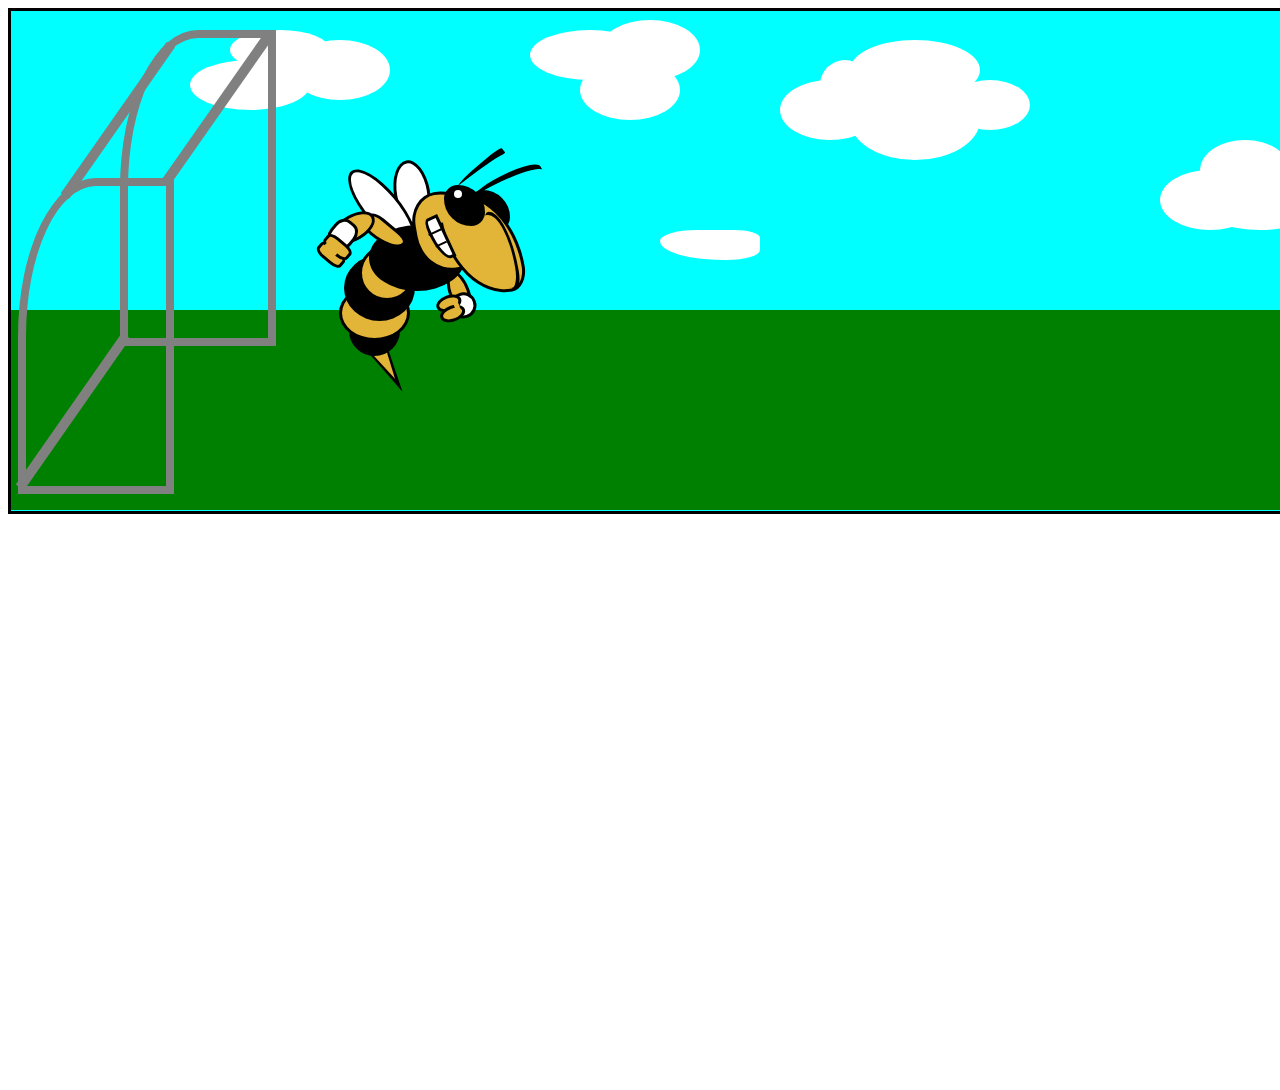
<file: css-art-hai-dao/index.html>
<!doc<!doctype html>
<html>
    <head>
        <title>beekeeper</title>
        <link rel="stylesheet" href="index.css">
    </head>
    <body>
        <div class="container">
            <div class="border-background"></div>
            <div class="image-background1"></div>
            <div class="image-background2"></div>
            <div class="goal">
                <div class="goal-post"></div>
            </div>
            
            <div class="buzz">
                <div class="head">
                    <div class="teeth"></div>      
                </div>
                <div class="nose"></div>
                <div class="head2"></div>                
                <div class="eye1"></div>
                <div class="eye2"></div>
                <div class="antenna1"></div>
                <div class="antenna2"></div>
                <div class="body1"></div>
                <div class="body2"></div>     
                <div class="body3"></div>
                <div class="body4"></div>   
                <div class="body5"></div>
                <div class="tail"></div>   
                <div class="wing1"></div>
                <div class="wing2"></div>   
                <div class="wing3"></div>
                <div class="arm1">
                    <div class="hand1"></div>
                    <div class="handpurify1"></div>
                </div>
                <div class="arm2">
                    <div class="hand2"></div>
                    <div class="handpurify2"></div>
                </div>
                </div>
            </div>
            <div class="bone">
                <div class="bone-connection"></div>
                <div class="bone-end1"></div>
                <div class="bone-end2"></div>
            </div>
            <div class="dawg-head">
                <div class="dawg-shadow"></div>
                <div class="dawg-forehead"></div>
                <div class="dawg-eyebrow1"></div>
                <div class="dawg-eyebrow2"></div>
                <div class="dawg-eye1"></div>
                <div class="dawg-eye2"></div>
                <div class="dawg-ear1"></div>
                <div class="dawg-ear2"></div>
                <div class="dawg-face1"></div>
                <div class="dawg-nose"></div>
                <div class="dawg-nosebridge"></div>
                <div class="dawg-face2"></div>
                <div class="dawg-mouth"></div>
                <div class="dawg-teeth"></div>
                <div class="dawg-collar"></div>
                <div class="dawg-collar-text-background"></div>
                <label class="dawg-collar-text">G</label>
                <div class="dawg-spike1"></div>
                <div class="dawg-spike2"></div>
                <div class="dawg-spike3"></div>
            </div>
            <div class="dawg-bottom">
                <div class="dawg-body"></div>
                <div class="dawg-leg1"></div>
                <div class="dawg-leg2"></div>
                <div class="dawg-shirt"></div>
                <label class="dawg-shirt-text">G</label>
            </div>
            <div class="cloud"></div>
            <div class="cloud2"></div>
            <div class="cloud3"></div> 
            <div class="cloud4"></div>   
            <div class="cloud5"></div>         
            <div class="cloud6"></div>             
        </div>
        <div>
        </div>
    </body>
</html>
</file>
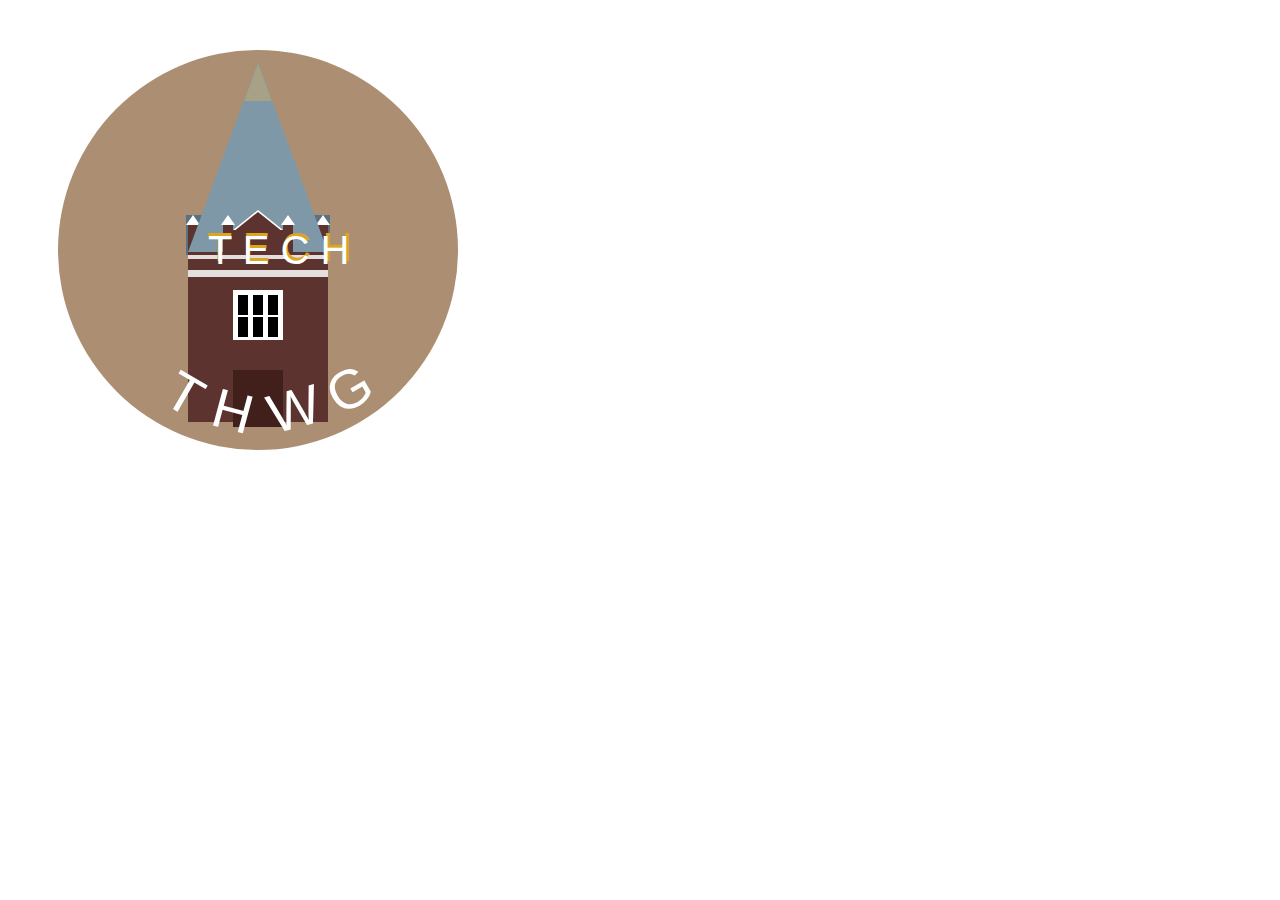
<file: css-art-jinwoo-park/index.html>
<html>
    <head>
        <title>tech-tower</title>
        <link rel="stylesheet" href="index.css">
    </head>
    <body>
        <div class="art-position">
            <div class="back-rect"></div>
            <div class="mini-towers" style="margin-left: 130"></div>
            <div class="mini-towers" style="margin-left: 260"></div>
            <div class="mini-cones" style="margin-left: 128"></div>
            <div class="mini-cones" style="margin-left: 258"></div>
            <div class="dark-window"></div>
            <label class="text-white">T E C H</label>
            <label class="text-yellow">T E C H</label>
            <div class="cone"></div>
            <div class="base"></div>
            <div class="tip"></div>
            <div class="mini-towers" style="margin-left: 165"></div>
            <div class="mini-towers" style="margin-left: 225"></div>
            <div class="mini-cones" style="margin-left: 163"></div>
            <div class="mini-cones" style="margin-left: 223"></div>
            <div class="red-rect"></div>
            <div class="white-tri"></div>
            <div class="red-tri"></div>
            <div class="window"></div>
            <div class="window2"></div>
            <div class="window3"></div>
            <div class="black" style="top: 295; margin-left: 210"></div>
            <div class="black" style="top: 295; margin-left: 195"></div>
            <div class="black" style="top: 295; margin-left: 180"></div>
            <div class="black" style="top: 317; margin-left: 210"></div>
            <div class="black" style="top: 317; margin-left: 195"></div>
            <div class="black" style="top: 317; margin-left: 180"></div>
            <div style="text-align: center;
                font-size: 55px; color: white; font-family: Impact, Haettenschweiler, 'Arial Narrow Bold', sans-serif;">
                <label class="t">T</label>
                <label class="h">H</label>
                <label class="w">W</label>
                <label class="g">G</label>
            </div>
        </div>
        <div class="background"></div>
    </body>
</html>
</file>
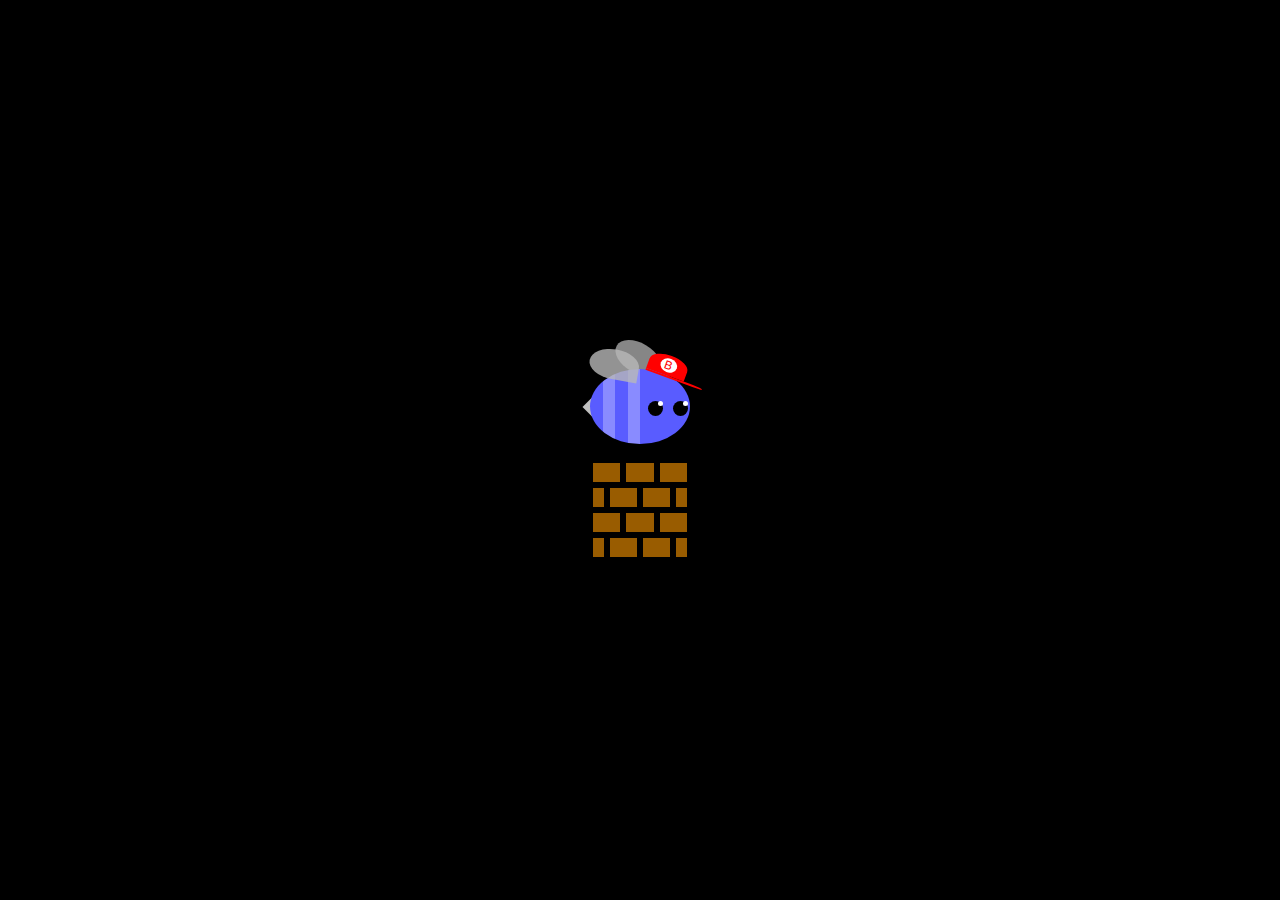
<file: css-art-talia-tian-internal/index.html>
<!DOCTYPE html>>
<html lang="en">
    <head>
        <meta charset="utf-8">
        <title>Beedellio</title>
        <link rel="stylesheet" href="./index.css">
    </head>
    <body>
        <div class="beedell-wrapper">
            <div class="hat">
                <div class="hat-top">
                    <div class="hat-insig">
                        <div class="hat-insig-text">B</div>
                    </div>
                </div>
                <div class="hat-brim"></div>
            </div>
            <div class="stinger"></div>
            <div class="beedell">
                <div class="beedell-stripes">
                    <div></div>
                    <div></div>
                    <div></div>
                    <div></div>
                </div>
                <div class="beedell-face">
                    <div class="beedell-eye">
                        <div class="eyeball">
                            <div class="shine"></div>
                        </div>
                    </div>
                    <div class="beedell-eye">
                        <div class="eyeball">
                            <div class="shine"></div>
                        </div>
                    </div>
                </div>
            </div>
            <div class="wing-1"></div>
            <div class="wing-2"></div>
        </div>
        
        <div id="coin">
            <div class="coin-indent"></div>
        </div>
        <div class="block">
            <div class="block-grid-1">
                <div></div>
                <div></div>
                <div></div>
            </div>
            <div class="block-grid-2">
                <div></div>
                <div></div>
                <div></div>
                <div></div>
            </div>
            <div class="block-grid-1">
                <div></div>
                <div></div>
                <div></div>
            </div>
            <div class="block-grid-2">
                <div></div>
                <div></div>
                <div></div>
                <div></div>
            </div>
        </div>
    </body>
</html>
</file>
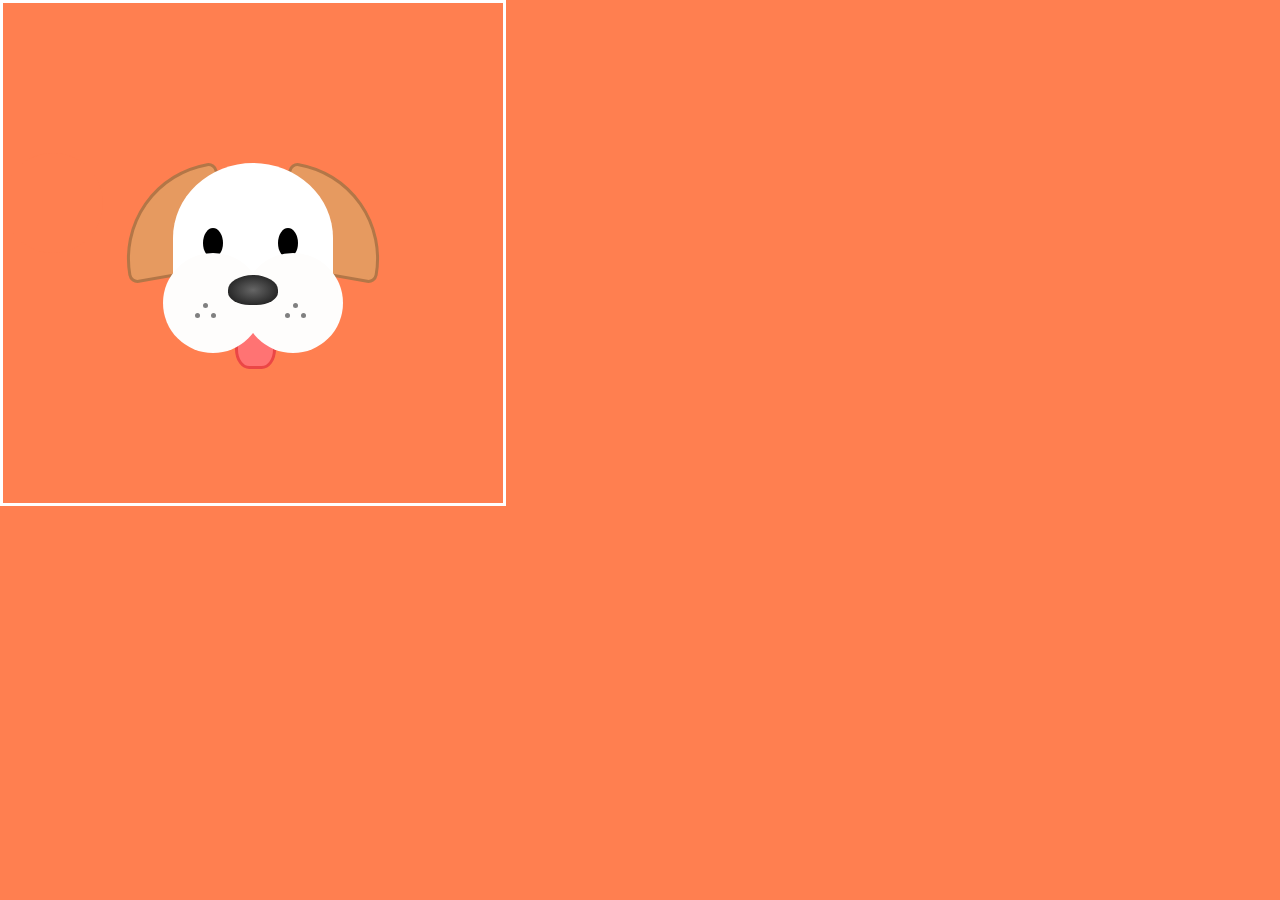
<file: sample-css-dog/index.html>
<!doctype html>
<html>
    <head>
        <title>emoji-dog</title>
        <link rel="stylesheet" href="index.css">
    </head>
    <body>
        <div class="container">
            <div class="dog">
                <div class="head"></div>
                <div class="ear1"></div>
                <div class="ear2"></div>
                <div class="cheek">
                    <div class="freckles">
                    </div>
                </div>
                <div class="tongue">
                </div>
            </div>
        </div>
    </body>
</html>
</file>
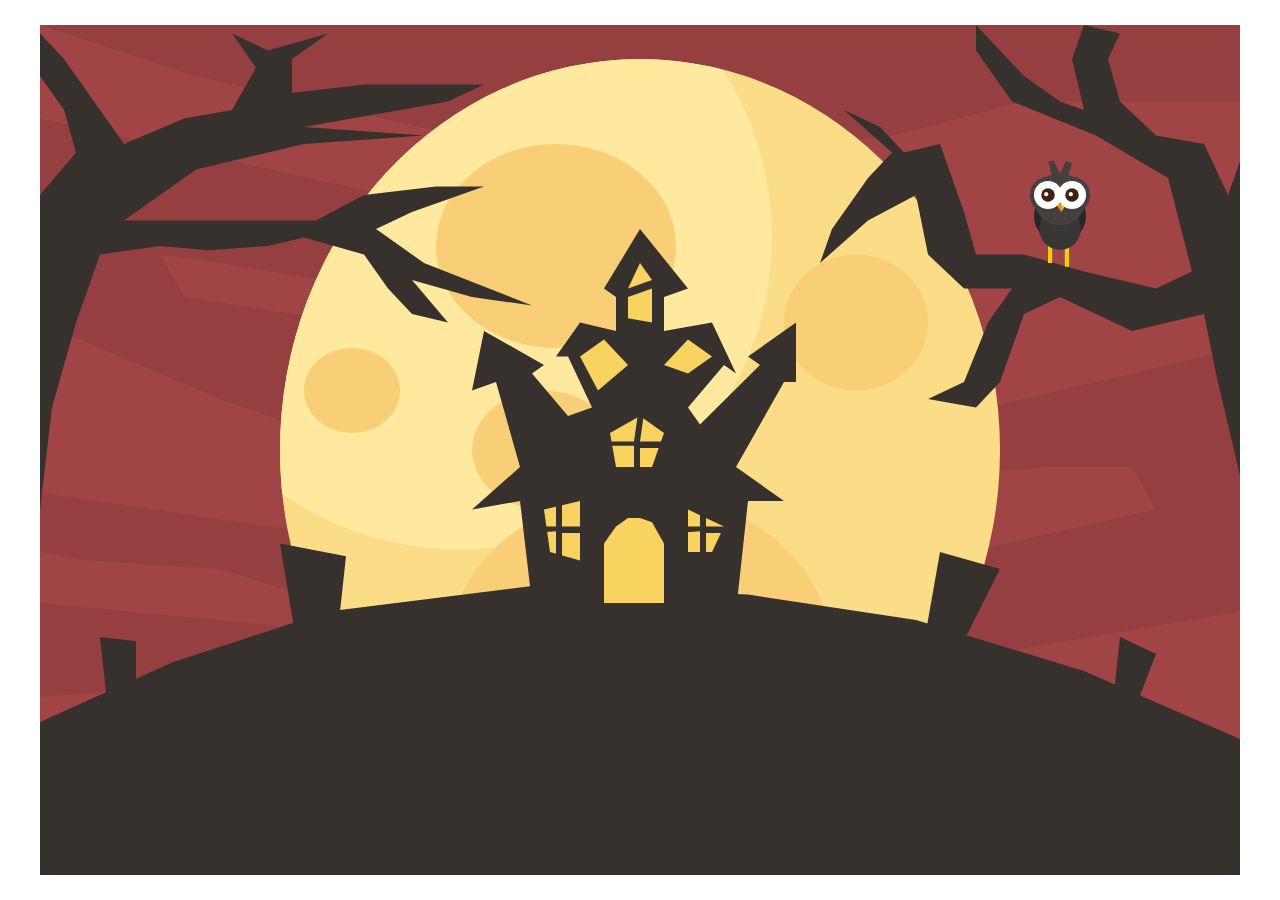
<file: halloween-flat-vector-art/halloween.html>
<!DOCTYPE html>
<html>
<head>
    <meta charset="utf-8">
    <meta name="viewport" content="width=device-width, initial-scale=1">
    <title>Halloween Flat Vector Art | Malik Naik</title>
    <link rel="stylesheet" type="text/css" href="main.css">
    <link rel="stylesheet" type="text/css" href="owl-clip-path.css">
</head>
<body>
<div class="container-fluid">
    <div class="container">
        <div class="left-tree"></div>
        <div class="right-tree"></div>
        <div class="castle"></div>

        <div class="frames">
            <div class="frame-layer frame-1"></div>
            <div class="frame-layer frame-2"></div>
            <div class="frame-layer frame-3"></div>
        </div>
        <div class="windows">
            <div class="window-1"></div>
            <div class="window-2"></div>
            <div class="window-3"></div>
            <div class="window-4"></div>
            <div class="window-5"></div>
            <div class="window-6"></div>
            <div class="window-7"></div>
            <div class="door"></div>
        </div>

        <div class="ground"></div>

        <div class="moon">
            <div class="moon-layer moon-layer-special"></div>
            <div class="moon-layer moon-layer-1"></div>
            <div class="moon-layer moon-layer-2"></div>
            <div class="moon-layer moon-layer-3"></div>
            <div class="moon-layer moon-layer-4"></div>
            <div class="moon-layer moon-layer-5"></div>
        </div>

        <div class="sky">
            <div class="sky-layer sky-layer-1"></div>
            <div class="sky-layer sky-layer-2"></div>
        </div>

        <div class="tombstones">
            <div class="tombstone-layer tombstone-layer-1"></div>
            <div class="tombstone-layer tombstone-layer-2"></div>
            <div class="tombstone-layer tombstone-layer-3"></div>
            <div class="tombstone-layer tombstone-layer-4"></div>
        </div>

        <div class="owl">
            <div class="head"></div>
            <div class="body"></div>
            <div class="body-1"></div>

            <div class="eye-left-socket"></div>
            <div class="eye-right-socket"></div>

            <div class="eye-left-sclera"></div>
            <div class="eye-right-sclera"></div>

            <div class="eye-left-cornea"></div>
            <div class="eye-right-cornea"></div>

            <div class="eye-left-eye-reflection"></div>
            <div class="eye-right-eye-reflection"></div>

            <div class="left-nose"></div>
            <div class="right-nose"></div>

            <div class="left-leg"></div>
            <div class="right-leg"></div>

            <div class="hair"></div>
        </div>
    </div>
</div>
</body>
</html>
</file>
<file: css-art-hai-dao/index.css>
.border-background {
    position: absolute;
    top: 0px;
    left: 1720px;
    height: 550px;
    width: 3000px;
    background: white;
    z-index: 1500;
}

.image-background1 {
    height: 500px;
    width: 1700px;
    background: cyan;
}

.image-background2 {
    position: absolute;
    height: 200px;
    width: 1700px;
    top: 310px;
    background: green;
}

.container {
    height: 500px;
    width: 1700px;
    border: 3px solid black;
}

.goal {
    position: absolute;
    top: 30px;
    left: 120px;
    z-index: 60;
    height: 300px;
    width: 140px;
    background: transparent;
    border-radius: 50% 0% 0% 0%;
    border: 8px solid gray;    
}

.goal::before {

    content: "";
    display: block;
    height: 300px;
    width: 140px;
    transform: translate(-110px, 140px);
    background: transparent;
    border-radius: 50% 0% 0% 0%;
    border: 8px solid gray;      
}

.goal::after {
    content: "";
    display: block;
    height: 185px;
    width: 10px;
    transform: translate(-60px, -35px) rotate(35deg);
    background: gray;
}

.goal-post {
    position: absolute;
    top: -20px;
    left: 85px; 
    height: 180px;
    width: 10px;
    transform: rotate(35deg);
    background: gray;    
}

.goal-post::before {
    content: "";
    display: block;
    height: 185px;
    width: 10px;
    transform: translate(-75px, 65px);
    background: gray;    
}

.buzz {
    position: absolute;
    height: 280px;
    width: 220px;
    top: 110px;  
    left: 350px; 
    transform: scaleX(-1) rotateZ(0deg);
    z-index: 100;
    animation-name: buzz-kick, buzz-move, buzz-spin, buzz-finale;
    animation-duration: 8s, 2s, 2s, 9s;
    animation-delay: 0s, 8s, 12s, 28s;
    animation-timing-function: linear, linear, linear, linear;
    animation-iteration-count: 1, 2, 3, 1;
}

.head {
    position: absolute;
    top: 80px;
    left: 50px;
    z-index: 800;
    height: 100px;
    width: 70px;
    background: #e2b438;
    border-radius: 250% 70% 250% 70%;
    transform: rotate(10deg);
    border: 3px solid black;
}

.head::before {
    content: "";
    display: block;
    background: #e2b438;
    transform: translate(50px, -2px);
    width: 40px;
    height: 25px;
    border-radius: 50%;
}

.head2 {
    position: absolute;
    top: 80px;
    left: 85px;
    z-index: 700;
    height: 75px;
    width: 65px;
    background: #e2b438;
    border-radius: 250% 150% 200% 100%;
    transform: rotate(10deg);
    border: 3px solid black;
}

.eye1 {
    position: absolute;
    top: 80px;
    left: 60px;
    z-index: 700;
    height: 35px;
    width: 35px;
    background: black;
    border-radius: 200% 100% 100% 100%;
    border: 3px solid black;
}

.eye2 {
    position: absolute;
    top: 75px;
    left: 85px;
    z-index: 900;
    height: 35px;
    width: 35px;
    background: black;
    border-radius: 200% 100% 200% 100%;
    border: 3px solid black;
}

.eye2::before {
    content: "";
    display: block;
    background: white;
    transform: translate(20px, 2px);
    width: 8px;
    height: 8px;
    border-radius: 50%;
}

.nose {
    position: absolute;
    top: 100px;
    left: 55px;
    z-index: 800;
    height: 75px;
    width: 20px;
    background: black;
    border-radius: 250% 70% 250% 70%;
    transform: rotate(10deg);
    border: 3px solid black;
}

.nose::after {
    content: "";
    display: block;
    height: 76px;
    width: 25px;
    background: #e2b438;
    border-radius: 200% 0% 200% 70%;
}

.teeth {
    position: relative;
    top: -10px;
    left: 68px;
    z-index: 800;
    height: 40px;
    width: 10px;
    background: white;
    border-radius: 0% 75% 175% 0%;
    transform: rotate(15deg);
    border: 3px solid black;
}


.teeth::before {
    content: "";
    display: block;
    height: 15px;
    width: 2px;
    transform: rotate(90deg) translate(5px, -5px);
    background: black;
}

.teeth::after {
    content: "";
    display: block;
    height: 12px;
    width: 2px;
    transform: rotate(90deg) translate(5px, -5px);
    background: black;
}

.antenna1 {
    position: absolute;
    top: 65px;
    left: 25px;
    z-index: 600;
    height: 20px;
    width: 80px;
    background: black;
    border-radius: 150% 100% 50% 0%;
   transform: rotate(30deg);
}

.antenna1::before {
    content: "";
    display: block;
    transform: translate(-2px, 4px);
    height: 17px;
    width: 85px;
    background: cyan;
    border-radius: 100% 20% 50% 0%;
}

.antenna2 {
    position: absolute;
    top: 55px;
    left: 60px;
    z-index: 600;
    height: 8px;
    width: 60px;
    background: black;
    border-radius: 150% 250% 250% 50%;
    transform: rotate(40deg);
}

.antenna2::before {
    content: "";
    display: block;
    transform: translate(-1px, 3px) rotate(-1deg);
    height: 7px;
    width: 85px;
    background: cyan;
    border-radius: 100% 20% 0% 0%;
}

.body1 {
    position: absolute;
    top: 115px;
    left: 105px;
    z-index: 600;
    height: 60px;
    width: 90px;
    background: black;
    border-radius: 50%;
    border: 3px solid black;    
}

.body2 {
    position: absolute;
    top: 135px;
    left: 155px;
    z-index: 590;
    height: 50px;
    width: 50px;
    background: #e2b438;
    border-radius: 50%;
    border: 3px solid black;    
}

.body3 {
    position: absolute;
    top: 145px;
    left: 155px;
    z-index: 580;
    height: 60px;
    width: 65px;
    background: black;
    border-radius: 50%;
    border: 3px solid black;    
}

.body4 {
    position: absolute;
    top: 175px;
    left: 160px;
    z-index: 570;
    height: 50px;
    width: 65px;
    background: #e2b438;
    border-radius: 50%;
    border: 3px solid black;    
}

.body5 {
    position: absolute;
    top: 195px;
    left: 170px;
    z-index: 560;
    height: 45px;
    width: 45px;
    background: black;
    border-radius: 50%;
    border: 3px solid black;    
}

.tail {
    position: absolute;
    top: 235px;
    left: 170px;
    z-index: 550;
    height: 0px;
    width: 0px;
    border-left: 10px solid transparent;
    border-right: 10px solid transparent;
    border-top: 50px solid black;
    transform: rotate(30deg);
}

.tail::before {
    content: "";
    display: block;
    height: 0px;
    width: 0px;
    border-left: 8px solid transparent;
    border-right: 8px solid transparent;
    border-top: 35px solid #e2b438;
    transform: translate(-8px, -50px);
}

.wing1 {
    position: absolute;
    top: 50px;
    left: 140px;
    z-index: 500;
    height: 60px;
    width: 30px;
    background: white;
    border-radius: 50%;
    transform: rotate(10deg);
    border: 3px solid black;    
}

.wing2 {
    position: absolute;
    top: 50px;
    left: 170px;
    z-index: 510;
    height: 90px;
    width: 30px;
    background: white;
    border-radius: 50%;
    transform: rotate(40deg);
    border: 3px solid black;    
}

.arm1 {
    position: absolute;
    top: 160px;
    left: 100px;
    z-index: 500;
    height: 40px;
    width: 15px;
    background: #e2b438;
    border-radius: 50%;
    transform: rotate(20deg);
    border: 3px solid black;     
}

.hand1 {
    position: relative;
    top: 20px;
    left: -05px;
    z-index: 510;
    height: 20px;
    width: 20px;
    background: white;
    border-radius: 50%;
    border: 3px solid black;       
}

.hand1::before {
    content: "";
    display: block;
    transform: translate(10px, -5px);
    height: 10px;
    width: 20px;
    background: #e2b438;
    border-radius: 50%;
    border: 3px solid black;      
}

.hand1::after {
    content: "";
    display: block;
    transform: translate(10px, -10px);
    height: 10px;
    width: 20px;
    background: #e2b438;
    border-radius: 50%;
    border: 3px solid black;      
}

.handpurify1 {
    position: relative;'
    transform: rotate(90deg);
    top: 0px;
    left: 12px;
    z-index: 510;
    height: 10px;
    width: 5px;
    background: #e2b438;
    border-radius: 40%;
}

.arm2 {
    position: absolute;
    top: 100px;
    left: 175px;
    z-index: 700;
    height: 40px;
    width: 15px;
    background: #e2b438;
    border-radius: 50% 50% 125% 50%;
    transform: rotate(50deg);
    border: 3px solid black;     
}

.arm2::before {
    content: "";
    display: block;
    transform: translate(0px, -20px) rotate(-20deg);
    height: 20px;
    width: 40px;
    background: #e2b438;
    border-radius: 50%;
    border: 3px solid black; 
}

.hand2 {
    position: relative;'
    transform: rotate(-10deg);
    top: -50px;
    left: 20px;
    z-index: 510;
    height: 20px;
    width: 25px;
    background: white;
    border-radius: 40%;
    border: 3px solid black;        
}

.hand2::before {
    content: "";
    display: block;
    transform: translate(20px, 6px) rotate(90deg);
    height: 10px;
    width: 25px;
    background: #e2b438;
    border-radius: 35%;
    border: 3px solid black;      
}

.hand2::after {
    content: "";
    display: block;
    transform: translate(10px, -10px) rotate(90deg);
    height: 10px;
    width: 25px;
    background: #e2b438;
    border-radius: 35%;
    border: 3px solid black;      
}

.handpurify2 {
    position: relative;'
    transform: rotate(90deg);
    top: -70px;
    left: 50px;
    z-index: 510;
    height: 15px;
    width: 10px;
    background: #e2b438;
    border-radius: 40%;
}

.bone { 
    position: absolute;
    height: 830px;
    width: 2250px;
    top: -450px;
    left: 150px;
    transform: rotateZ(90deg);
    z-index: 100;
    animation-name: bone-throw, bone-throw1, bone-throw2, bone-throw, bone-drop, bone-finale;
    animation-duration: 8s, 2s, 1s, 4s, 7s, 9s;
    animation-delay: 0s, 12s, 14s, 15s, 21s, 28s;
    animation-timing-function: linear, linear, linear, linear, linear, linear;
    animation-iteration-count: 1, 1, 1, 1, 1, 1;
}

.bone-end1 {
    position: absolute;
    top: 350px;
    left: 1100px;
    height: 20px;
    width: 20px;
    border-radius: 50%;
    background: white;
    border: 5px solid black;
    z-index: 0;
}

.bone-end1::before {
    content: "";
    display: block;
    transform: translate(15px, -5px);    
    height: 20px;
    width: 20px;
    border-radius: 50%;
    background: white;
    border: 5px solid black;    
}

.bone-end2 {
    position: absolute;
    top: 450px;
    left: 1100px;
    height: 20px;
    width: 20px;
    border-radius: 50%;
    background: white;
    border: 5px solid black;
    z-index: 0;
}

.bone-end2::before {
    content: "";
    display: block;
    transform: translate(15px, -5px);    
    height: 20px;
    width: 20px;
    border-radius: 50%;
    background: white;
    border: 5px solid black; 
    z-index: 0;
}

.bone-end2::after {
    content: "";
    display: block;
    transform: translate(13px, -125px);    
    height: 110px;
    width: 10px;
    background: white;
    z-index: 0;
}

.bone-connection {
    position: absolute;
    top: 365px;
    left: 1112px;
    height: 80px;
    width: 15px;
    background: white;
    border: 5px solid black;   
    z-index: 0;
}

.dawg-shadow {
    position: absolute;
    top: 320px;
    left: 40px;
    height: 150px;
    width: 180px;
    background: black;
    border-radius: 50%;
    z-index: 100;    
}

.dawg-shadow::before {
    content: "";
    display: block;
    height: 40px;
    width: 90px;
    transform: translate(10px, -30px) rotate(-30deg);
    background: black;
    border-radius: 50%;
    z-index: 100;    
}

.dawg-shadow::after {
    content: "";
    display: block;
    height: 40px;
    width: 90px;
    transform: translate(75px, -70px) rotate(30deg);
    background: black;
    border-radius: 50%;
    z-index: 100;    
}

.dawg-forehead {
    position: absolute;
    top: 290px;
    left: 85px;
    height: 30px;
    width: 40px;
    transform: rotate(30deg);
    background: white;
    border-radius: 50%;
    border: 5px solid black;
    z-index: 100;    
}

.dawg-forehead::before {
    content: "";
    display: block;
    height: 30px;
    width: 40px;
    transform: translate(30px, -25px) rotate(120deg);
    background: white;
    border-radius: 50%;
    border: 5px solid black;
    z-index: 100;    
}

.dawg-eyebrow1 {
    position: absolute;
    top: 305px;
    left: 90px;
    height: 25px;
    width: 30px;
    background: transparent;
    border-radius: 50%;
    border: 5px solid black;
    z-index: 200;    
}

.dawg-eyebrow1::before {
    content: "";
    display: block;
    height: 10px;
    width: 10px;
    transform: translate(-3px, -3px) rotate(-40deg);
    background: white;
    border-radius: 50%;
}

.dawg-eye1 {
    position: absolute;
    top: 315px;
    left: 100px;
    height: 15px;
    width: 25px;
    background: #e32c24;
    border-radius: 50%;
    z-index: 100;    
}

.dawg-eye1::before {
    content: "";
    display: block;
    height: 15px;
    width: 25px;
    transform: translate(5px, 0px);
    background: black;
    border-radius: 50% 0% 100% 200%; 
}

.dawg-eye1::after {
    content: "";
    display: block;
    height: 5px;
    width: 5px;
    transform: translate(8px, -10px);
    background: white;
    border-radius: 50%; 
}

.dawg-eyebrow2 {
    position: absolute;
    top: 305px;
    left: 125px;
    height: 25px;
    width: 30px;
    background: transparent;
    border-radius: 50%;
    border: 5px solid black;
    z-index: 200;    
}

.dawg-eyebrow2::before {
    content: "";
    display: block;
    height: 10px;
    width: 10px;
    transform: translate(25px, 0px) rotate(-40deg);
    background: white;
    border-radius: 50%;
}

.dawg-eye2 {
    position: absolute;
    top: 315px;
    left: 130px;
    height: 15px;
    width: 25px;
    background: #e32c24;
    border-radius: 50%;
    z-index: 100;    
}

.dawg-eye2::before {
    content: "";
    display: block;
    height: 15px;
    width: 25px;
    transform: translate(-5px, 0px);
    background: black;
    border-radius: 50% 0% 200% 100%; 
}

.dawg-eye2::after {
    content: "";
    display: block;
    height: 5px;
    width: 5px;
    transform: translate(8px, -10px);
    background: white;
    border-radius: 50%; 
}

.dawg-ear1 {
    position: absolute;
    top: 285px;
    left: 40px;
    height: 20px;
    width: 60px;
    transform: rotate(-40deg);
    background: black;
    border-radius: 30% 100% 0% 50%;
    z-index: 200;       
}

.dawg-ear1::before {
    content: "";
    display: block;
    height: 10px;
    width: 20px;
    transform: translate(35px, 15px) rotate(80deg);
    background: white;
    border-radius: 30% 100% 0% 50%;
    z-index: 200;       
}

.dawg-ear1::after {
    content: "";
    display: block;
    height: 10px;
    width: 40px;
    transform: translate(05px, -05px);
    background: white;
    border-radius: 50% 50% 0% 100%;
    z-index: 200;       
}

.dawg-ear2 {
    position: absolute;
    top: 285px;
    left: 155px;
    height: 20px;
    width: 60px;
    transform: rotate(30deg);
    background: black;
    border-radius: 30% 100% 0% 50%;
    z-index: 200;       
}

.dawg-ear2::before {
    content: "";
    display: block;
    height: 10px;
    width: 20px;
    transform: translate(0px, 15px) rotate(80deg);
    background: white;
    border-radius: 30% 100% 0% 50%;
    z-index: 200;       
}

.dawg-ear2::after {
    content: "";
    display: block;
    height: 10px;
    width: 50px;
    transform: translate(05px, -05px);
    background: white;
    border-radius: 50% 50% 0% 100%;
    z-index: 200;       
}

.dawg-face1 {
    position: absolute;
    top: 335px;
    left: 75px;
    height: 80px;
    width: 110px;
    transform: ;
    background: white;
    border-radius: 100% 100% 20% 20%;
    z-index: 200;      
}

.dawg-face1::before {
    content: "";
    display: block;
    height: 30px;
    width: 10px;
    transform: translate(-10px, 50px) rotate(-30deg);
    background: white;
    border-radius: 50%;
    z-index: 200;      
}

.dawg-face1::after {
    content: "";
    display: block;
    height: 30px;
    width: 10px;
    transform: translate(110px, 20px) rotate(30deg);
    background: white;
    border-radius: 50%;
    z-index: 200;      
}

.dawg-face2 {
    position: absolute;
    top: 365px;
    left: 95px;
    height: 60px;
    width: 70px;
    transform: ;
    background: black;
    border-radius: 150% 150% 0% 0%;
    z-index: 300;      
}

.dawg-face2::before {
    content: "";
    display: block;
    height: 40px;
    width: 50px;
    transform: translate(10px, 10px);
    background: white;
    border-radius: 35% 35% 0% 0%;
}

.dawg-face2::after {
    content: "";
    display: block;
    height: 0px;
    width: 0px;
    border-left: 25px solid transparent;
    border-right: 25px solid transparent;
    border-top: 15px solid white;
    transform: translate(10px, 8px);
}

.dawg-nose {
    position: absolute;
    top: 345px;
    left: 85px;
    height: 40px;
    width: 90px;
    background: black;
    border-radius: 150% 150% 0% 0%;
    z-index: 200;      
}

.dawg-nose::before {
    content: "";
    display: block;
    height: 40px;
    width: 80px;
    background: white;
    border-radius: 80% 80% 0% 0%;
    transform: translate(5px, 7px);
}

.dawg-nose::after {
    content: "";
    display: block;
    height: 13px;
    width: 25px;
    background: transparent;
    border: 5px solid black;
    border-radius: 150% 150% 0% 0%;
    transform: translate(25px, -48px);
}

.dawg-nosebridge {
    position: absolute;
    top: 345px;
    left: 123px;
    height: 40px;
    width: 8px;
    background: black;
    z-index: 200;      
}

.dawg-nosebridge::before {
    content: "";
    display: block;
    height: 10px;
    width: 10px;
    background: white;
    border-radius: 50%;
    transform: translate(-8px, 8px);
}

.dawg-nosebridge::after {
    content: "";
    display: block;
    height: 10px;
    width: 10px;
    background: white;
    border-radius: 50%;
    transform: translate(7px, -3px);
}

.dawg-mouth {
    position: absolute;
    top: 385px;
    left: 115px;
    height: 20px;
    width: 30px;
    background: black;
    border-radius: 150% 150% 0% 0%;
    z-index: 400;       
}

.dawg-mouth::before {
    content: "";
    display: block;
    height: 20px;
    width: 30px;
    transform: translate(0px, 5px);
    background: white;
    border-radius: 150% 150% 0% 0%;
}

.dawg-teeth {
    position: absolute;
    top: 360px;
    left: 95px;
    height: 25px;
    width: 10px;
    background: white;
    border: 3px solid black;
    border-radius: 0% 100% 0% 100%;
    transform: rotate(20deg);
    z-index: 200;
}

.dawg-teeth::before {
    content: "";
    display: block;
    height: 25px;
    width: 10px;
    background: white;
    border: 3px solid black;
    border-radius: 0% 100% 0% 100%;
    transform: translate(45px, -20px) rotate(10deg);
}

.dawg-collar {
    position: absolute;
    top: 350px;
    left: 50px;
    height: 110px;
    width: 160px;
    background: #e32c24;
    border-radius: 50%;
    z-index: 150;      
}

.dawg-collar::before {
    content: "";
    display: block;
    height: 100px;
    width: 150px;
    background: black;
    border-radius: 50%;
    transform: translate(5px, -5px);
}

.dawg-collar-text-background {
    position: absolute;
    top: 435px;
    left: 100px;
    height: 30px;
    width: 60px;
    background: black;
    border-radius: 50%;
    z-index: 150;      
}

.dawg-collar-text-background::before {
    content: "";
    display: block;
    height: 28px;
    width: 45px;
    background: red;
    border-radius: 50%;
    transform: translate(7px, 0px);    
}

.dawg-collar-text-background::after {
    content: "";
    display: block;
    height: 25px;
    width: 40px;
    background: white;
    border-radius: 50%;
    transform: translate(10px, -27px);    
}

.dawg-collar-text {
    position: absolute;
    top: 412px;
    left: 109px;
    font-family: Oswald, sans-serif;
    font-weight: 800;
    font-size: 50;
    transform: scale(0.9, 0.5);
    color: black;
    z-index: 150;      
    animation-name: text-walk, text-escape, text-pickup;
    animation-duration: 3s, 5s, 7s;
    animation-delay: 0s, 6s, 21s;
    animation-timing-function: linear, linear, linear;
    animation-iteration-count: 2, 1, 1;
}

.dawg-spike1, .dawg-spike2, .dawg-spike3 {
    position: absolute;
    top: 450px;
    left: 115px;
    height: 25px;
    width: 20px;
    background: white;
    border: 3px solid black;
    border-radius: 0% 100% 0% 100%;
    transform: rotate(40deg);
    z-index: 200;
}

.dawg-spike1::before, .dawg-spike1::after, .dawg-spike2::before, .dawg-spike2::after, .dawg-spike3::before, .dawg-spike3::after {
    content: "";
    display: block;
    height: 25px;
    width: 20px;
    background: white;
    border: 3px solid black;
    border-radius: 0% 100% 0% 100%;    
}

.dawg-spike1 {
    transform: translate(-95px, -70px) rotate(-60deg);
}
.dawg-spike1::before {
    transform: translate(-25px, 20px) rotate(-20deg);
}
.dawg-spike1::after {
    transform: translate(-35px, 20px) rotate(-50deg);
}
.dawg-spike2 {
    transform: translate(-35px, 0px) rotate(50deg);    
}
.dawg-spike2::before {
    transform: translate(30px, -25px) rotate(-10deg);    
}
.dawg-spike2::after {
    transform: translate(45px, -90px) rotate(-20deg);    
}
.dawg-spike3 {
    transform: translate(65px, -10px) rotate(10deg);    
}
.dawg-spike3::before {
    transform: translate(15px, -30px) rotate(-30deg);    
}
.dawg-spike3::after {
    transform: translate(15px, -100px) rotate(-60deg);    
}

.dawg-head {
    position: absolute;
    top: 50px;
    left: 1300px;
    transform: scale(0.7,0.7);
    z-index: 50;
    animation-name: dawg-walk, dawg-escape, dawg-idle, dawg-pickup, dawg-head-down, dawg-chase, dawg-idle;
    animation-duration: 3s, 5s, 10s, 7s, 7s, 9s, 3s;
    animation-delay: 0s, 6s, 11s, 21s, 21s, 28s, 37s;
    animation-timing-function: linear, linear, linear, linear, linear, linear, linear;
    animation-iteration-count: 2, 1, 1, 1, 1, 1, 1;
}

.dawg-bottom {
    position: absolute;
    top: 50px;
    left: 1300px;
    transform: scale(0.7,0.7);
    animation-name: dawg-walk, dawg-escape, dawg-idle, dawg-pickup, dawg-chase, dawg-idle;
    animation-duration: 3s, 5s, 10s, 7s, 9s, 3s;
    animation-delay: 0s, 6s, 11s, 21s, 28s, 37s;
    animation-timing-function: linear, linear, linear, linear, linear, linear;
    animation-iteration-count: 2, 1, 1, 1, 1, 1;
}

.dawg-body {
    position: absolute;
    top: 380px;
    left: 50px;
    height: 130px;
    width: 350px;
    background: white;
    border-radius: 50% 50% 30% 30%;
    border: 8px solid black;
    z-index: 45;       
}

.dawg-leg1 {
    position: absolute;
    top: 480px;
    left: 50px;
    height: 120px;
    width: 50px;
    background: white;
    border-radius: 30%;
    border: 8px solid black;
    z-index: 50;       
}

.dawg-leg1::before {
    content: "";
    display: block;
    transform: translate(100px, 0px);
    height: 130px;
    width: 50px;
    background: white;
    border-radius: 30%;
    border: 8px solid black;
}

.dawg-leg1::after {
    content: "";
    display: block;
    transform: translate(0px, -150px) rotate(5deg);
    height: 35px;
    width: 160px;
    background: white;
    border-radius: 30% 30% 0% 50%;
}

.dawg-leg2 {
    position: absolute;
    top: 490px;
    left: 250px;
    height: 90px;
    width: 50px;
    background: white;
    border-radius: 30%;
    border: 8px solid black;
    z-index: 50;         
}

.dawg-leg2::before {
    content: "";
    display: block;
    transform: translate(95px, -15px);
    height: 120px;
    width: 50px;
    background: white;
    border-radius: 30%;
    border: 8px solid black;        
}

.dawg-leg2::after {
    content: "";
    display: block;
    transform: translate(-10px, -166px);
    height: 50px;
    width: 160px;
    border-radius: 30% 30% 50% 0%;
    background: white;
}

.dawg-shirt {
    position: absolute;
    top: 380px;
    left: 50px;
    height: 130px;
    width: 280px;
    background: #e32c24;
    border-radius: 50% 25% 10% 30%;
    border: 8px solid black;
    z-index: 55;     
}

.dawg-shirt::before {
    content: "";
    display: block;
    transform: translate(-5px, -5px);
    height: 90px;
    width: 160px;
    background: white;
    border-radius: 50% 0% 50% 30%;
    border: 8px solid black;
    z-index: 55;     
}

.dawg-shirt-text {
    position: absolute;
    top: 350px;
    left: 220px;
    font-family: Oswald, sans-serif;
    font-weight: 800;
    font-size: 150;
    transform: scale(0.9, 0.5);
    color: black;
    z-index: 150;        
    animation-name: text-walk, text-escape, text-pickup;
    animation-duration: 3s, 5s, 7s;
    animation-delay: 0s, 6s, 21s;
    animation-timing-function: linear, linear, linear;
    animation-iteration-count: 2, 1, 1;
}

.cloud {
    position: absolute;
    top: 40px;
    left: 850px;
    height: 60px;
    width: 130px;
    background: white;
    border-radius: 50%;
    z-index: 30;    
}

.cloud::before {
    content: "";
    display: block;
    transform: translate(-30px, 20px);
    height: 50px;
    width: 50px;
    background: white;
    border-radius: 50%;
}

.cloud::after {
    content: "";
    display: block;
    transform: translate(-70px, -10px);
    height: 60px;
    width: 100px;
    background: white;
    border-radius: 50%;
}

.cloud2 {
    position: absolute;
    top: 80px;
    left: 850px;
    height: 80px;
    width: 130px;
    background: white;
    border-radius: 50%;
    z-index: 30;    
}

.cloud2::before {
    content: "";
    display: block;
    transform: translate(100px, 0px);
    height: 50px;
    width: 80px;
    background: white;
    border-radius: 50%;
}

.cloud2::after {
    content: "";
    display: block;
    transform: translate(310px, 40px);
    height: 60px;
    width: 100px;
    background: white;
    border-radius: 50%;    
}

.cloud3 {
    position: absolute;
    top: 140px;
    left: 1200px;
    height: 60px;
    width: 90px;
    background: white;
    border-radius: 50%;
    z-index: 30;    
}

.cloud3::before {
    content: "";
    display: block;
    transform: translate(0px, 40px);
    height: 50px;
    width: 120px;
    background: white;
    border-radius: 50%;   
}

.cloud3::after {
    content: "";
    display: block;
    transform: translate(-910px, -150px);
    height: 60px;
    width: 100px;
    background: white;
    border-radius: 50%;      
}

.cloud4 {
    position: absolute;
    top: 30px;
    left: 230px;
    height: 40px;
    width: 100px;
    background: white;
    border-radius: 50%;
    z-index: 30;       
}

.cloud4::before {
    content: "";
    display: block;
    transform: translate(-40px, 30px);
    height: 50px;
    width: 120px;
    background: white;
    border-radius: 50%;   
}

.cloud4::after {
    content: "";
    display: block;
    transform: translate(300px, -50px);
    height: 50px;
    width: 120px;
    background: white;
    border-radius: 50%;   
}

.cloud5 {
    position: absolute;
    top: 60px;
    left: 580px;
    height: 60px;
    width: 100px;
    background: white;
    border-radius: 50%;
    z-index: 30;    
}

.cloud5::before {
    content: "";
    display: block;
    transform: translate(20px, -40px);
    height: 60px;
    width: 100px;
    background: white;
    border-radius: 50%;
    z-index: 30;    
}

.cloud5::after {
    content: "";
    display: block;
    transform: translate(80px, 110px);
    height: 30px;
    width: 100px;
    background: white;
    border-radius: 50% 35% 45% 85%;
    z-index: 30;    
}

.cloud6 {
    position: absolute;
    top: 100px;
    left: 1430px;
    height: 60px;
    width: 100px;
    background: white;
    border-radius: 50%;
    z-index: 30;    
}

.cloud6::before {
    content: "";
    display: block;
    transform: translate(20px, -40px);
    height: 60px;
    width: 100px;
    background: white;
    border-radius: 50%;
    z-index: 30;    
}

.cloud6::after {
    content: "";
    display: block;
    transform: translate(60px, -80px) rotate(-20deg);
    height: 80px;
    width: 140px;
    background: white;
    border-radius: 50%;
    z-index: 30;    
}
@keyframes buzz-move {
    0% {
        top: 110px;  
        left: 350px; 
        transform: scaleX(-1); 
    }
    40% {
        top: 110px;  
        left: 1500px; 
        transform: scaleX(-1);
    }
    50% {
        top: 110px;  
        left: 1450px; 
        transform: scaleX(1);       
    }
    90% {
        top: 110px;  
        left: 350px; 
        transform: scaleX(1);              
    }
    100% {
        top: 110px;  
        left: 350px; 
        transform: scaleX(-1);        
    }
}

@keyframes buzz-kick {
    0% {
        top: 0px;  
        left: 350px; 
        transform: scaleX(-1);    
    }   
    4% {
        top: 220px;
        left: 350px;
        transform: scaleX(-1);            
    }
    8% {
        top: 0px;
        left: 350px;
        transform: scaleX(-1);    
    }  
    12% {
        top: 220px;
        left: 350px;
        transform: scaleX(-1);            
    }   
    16% {
        top: 0px;
        left: 350px;
        transform: scaleX(-1);    
    }      
    18% {
        top: 110px;
        left: 350px;
        transform: scaleX(-1);            
    }
    33% {
        top: 20px;
        left: 350px;
        transform: scaleX(-1) rotateZ(180deg);         
    }
    48% {
        top: 110px;
        left: 350px;
        transform: scaleX(-1) rotateZ(360deg);          
    }
    73% {
        top: 20px;
        left: 350px;
        transform: scaleX(-1) rotateZ(180deg);         
    }    
    98% {
        top: 110px;
        left: 350px;
        transform: scaleX(-1) rotateZ(720deg);        
    100% {
    }
        top: 110px;
        left: 350px;
        transform: scaleX(-1) rotateZ(720deg);  
    }
}

@keyframes buzz-spin {
    0% {
        top: 110px;  
        left: 350px; 
        transform: scaleX(-1);    
    }      
    50% {
        top: 20px;  
        left: 350px; 
        transform: scaleX(-1) rotateZ(180deg);         
    }
    100% {
        top: 110px;  
        left: 350px; 
        transform: scaleX(-1) rotateZ(360deg);          
    }    
}

@keyframes buzz-finale {
    0% {
        top: 110px;  
        left: 350px; 
        transform: scaleX(-1);    
    }   
    2% {
        top: -40px;  
        left: 450px; 
        transform: scaleX(-1);            
    }
    4% {
        top: 110px;  
        left: 550px; 
        transform: scaleX(-1);    
    }  
    6% {
        top: 260px;  
        left: 450px; 
        transform: scaleX(-1);            
    }   
    8% {
        top: 110px;  
        left: 350px; 
        transform: scaleX(-1);    
    }    
    10% {
        top: -40px;  
        left: 450px; 
        transform: scaleX(-1);            
    }
    12% {
        top: 110px;  
        left: 550px; 
        transform: scaleX(-1);    
    }  
    14% {
        top: 260px;  
        left: 450px; 
        transform: scaleX(-1);            
    }   
    16% {
        top: 110px;  
        left: 350px; 
        transform: scaleX(-1);    
    }    
    18% {
        top: 260px;  
        left: 450px; 
        transform: scaleX(-1);            
    }
    20% {
        top: 110px;  
        left: 550px; 
        transform: scaleX(-1);    
    }  
    22% {
        top: -40px;  
        left: 450px; 
        transform: scaleX(-1);            
    }   
    24% {
        top: 110px;  
        left: 350px; 
        transform: scaleX(-1);    
    }      
    28% {
        top: 20px;  
        left: 350px; 
        transform: scaleX(-1) rotateZ(180deg);         
    }
    38% {
        top: 110px;  
        left: 350px; 
        transform: scaleX(-1) rotateZ(360deg);          
    }
    53% {
        top: 20px;  
        left: 350px; 
        transform: scaleX(-1) rotateZ(180deg);         
    }    
    60% {
        top: 110px;  
        left: 350px; 
        transform: scaleX(-1) rotateZ(720deg);        
    }
    62% {
        top: 20px;  
        left: 350px; 
        transform: scaleX(-1) rotateZ(900deg);         
    }
    64% {
        top: 110px;  
        left: 350px; 
        transform: scaleX(-1) rotateZ(1080deg);          
    }
    66% {
        top: 20px;  
        left: 350px; 
        transform: scaleX(-1) rotateZ(900deg);         
    }    
    70% {
        top: 110px;  
        left: 350px; 
        transform: scaleX(-1) rotateZ(1440deg);     
    100% {
    }
        top: 110px;  
        left: 350px; 
        transform: scaleX(-1) rotateZ(1440deg);  
    }    
}

@keyframes bone-throw {
    0% {
        top: -450px;
        left: 550px;
        transform: rotateZ(0deg);
    }
    85% {
        top: -150px;
        left: -550px;
        transform: rotateZ(1440deg);
    }
    100% {
        top: -500px;
        left: 1000px;
        transform: rotateZ(0deg);        
    }
}

@keyframes bone-throw1 {
    0% {
        top: 450px;
        left: 550px;
        transform: rotateZ(0deg);
    }
    85% {
        top: -150px;
        left: -550px;
        transform: rotateZ(2880deg);
    }
    100% {
        top: 500px;
        left: 1000px;
        transform: rotateZ(0deg);        
    }
}

@keyframes bone-throw2 {
    0% {
        top: 0px;
        left: 550px;
        transform: rotateZ(0deg);
    }
    85% {
        top: -150px;
        left: -550px;
        transform: rotateZ(1440deg);
    }
    100% {
        top: 500px;
        left: 1000px;
        transform: rotateZ(0deg);        
    }
}

@keyframes bone-drop {
    0% {
        top: -600px;
        left: 550px;
        transform: rotateZ(0deg);
    }
    20% {
        top: 0px;
        left: -150px;
        transform: rotateZ(810deg);
    }
    45% {
        top: 0px;
        left: -150px;
        transform: rotateZ(810deg);        
    }
    60% {
        top: -110px;
        left: -190px;
        transform: rotateZ(810deg);
    }
    70% {
        top: -110px;
        left: -190px;
        transform: rotateZ(810deg);
    }
    100% {
        top: -100px;
        left: 1000px;
        transform: rotateZ(810deg);       
    }
}

@keyframes bone-finale {
    0% {
        top: -450px;
        left: 550px;
        transform: rotateZ(0deg);
    }
    60% {
        top: -150px;
        left: -450px;
        transform: rotateZ(1440deg);
    }
    100% {
        top: -500px;
        left: 5000px;
        transform: rotateZ(0deg);        
    }
}

@keyframes dawg-walk {
    0% {
        top: 50px;
        left: 1500px;
        transform: scale(0.7, 0.7);
    }
    45% {
        top: 50px;
        left: 1000px;
        transform: scale(0.7, 0.7);
    }
    50% {
        top: 50px;
        left: 1000px;
        transform: scale(-0.7, 0.7);
    }
    95% {
        top: 50px;
        left: 1700px;
        transform: scale(-0.7, 0.7);        
    }
    100% {
        top: 50px;
        left: 1500px;
        transform: scale(0.7, 0.7);
    }
}

@keyframes dawg-escape {
    0% {
        top: 50px;
        left: 1500px;
        transform: scale(0.7, 0.7);        
    }
    36% {
        top: 50px;
        left: 1000px;
        transform: scale(0.7, 0.7);       
    }
    38% {
        top: 50px;
        left: 1000px;
        transform: scale(-0.7, 0.7);           
    }
    40% {
        top: 50px;
        left: 1000px;
        transform: scale(0.7, 0.7));           
    }
    42% {
        top: 50px;
        left: 1000px;
        transform: scale(-0.7, 0.7);           
    }
    100% {
        top: 50px;
        left: 10000px;
        transform: scale(-0.7, 0.7);       
    }
}

@keyframes dawg-pickup {
    0% {
        top: 50px;
        left: 2000px;
        transform: scale(0.7, 0.7);            
    }
    30% {
        top: 50px;
        left: 900px;
        transform: scale(0.7, 0.7);          
    }
    60% {
        top: 50px;
        left: 900px;
        transform: scale(0.7, 0.7);          
    }
    70% {
        top: 50px;
        left: 1000px;
        transform: scale(-0.7, 0.7);          
    }
    100% {
        top: 50px;
        left: 2200px;
        transform: scale(-0.7, 0.7);          
    }
}

@keyframes dawg-head-down {
    0% {
        top: 50px;
        left: 2000px;
        transform: scale(0.7, 0.7);            
    }
    30% {
        top: 50px;
        left: 900px;
        transform: scale(0.7, 0.7);          
    }
    45% {
        top: 150px;
        left: 900px;
        transform: scale(0.7, 0.7);         
    }
    60% {
        top: 50px;
        left: 870px;
        transform: scale(0.7, 0.7);          
    }
    70% {
        top: 50px;
        left: 1000px;
        transform: scale(-0.7, 0.7);          
    }
    100% {
        top: 50px;
        left: 2200px;
        transform: scale(-0.7, 0.7);          
    }
}

@keyframes dawg-chase {
    0% { 
        top: 50px;
        left: 2000px;
        transform: scale(0.7, 0.7);      
    }
    70% {          
        top: 50px;
        left: 600px;
        transform: scale(0.7, 0.7);  
    } 
    73% {          
        top: 50px;
        left: 800px;
        transform: scale(0.7, 0.7);  
    }  
    76% {          
        top: 50px;
        left: 600px;
        transform: scale(0.7, 0.7);  
    }      
    79% {          
        top: 50px;
        left: 1100px;
        transform: scale(0.7, 0.7);  
    }    
    83% {          
        top: 50px;
        left: 600px;
        transform: scale(0.7, 0.7);  
    }   
    86% {          
        top: 50px;
        left: 1400px;
        transform: scale(0.7, 0.7);  
    }  
    91% {          
        top: 50px;
        left: 600px;
        transform: scale(0.7, 0.7);  
    }   
    94% {          
        top: 50px;
        left: 1600px;
        transform: scale(0.7, 0.7);  
    }     
    99% {          
        top: 50px;
        left: 600px;
        transform: scale(0.7, 0.7);  
    }         
    100% {          
        top: 50px;
        left: 2000px;
        transform: scale(0.7, 0.7);  
    }      
}

@keyframes dawg-idle {
    0% { 
        top: 50px;
        left: 3000px;
        transform: scale(0.7, 0.7);      
    }
    100% {          
        top: 50px;
        left: 3000px;
        transform: scale(0.7, 0.7);  
    }
}

@keyframes text-walk {
    0% {
        transform: scale(0.7, 0.7);
    }
    45% {
        transform: scale(0.7, 0.7);
    }
    50% {
        transform: scale(-0.7, 0.7);
    }
    95% {
        transform: scale(-0.7, 0.7);        
    }
    100% {
        transform: scale(0.7, 0.7);
    }
}

@keyframes text-escape {
    0% {
        transform: scale(0.7, 0.7);        
    }
    36% {
        transform: scale(0.7, 0.7);       
    }
    38% {
        transform: scale(-0.7, 0.7);           
    }
    40% {
        transform: scale(0.7, 0.7));           
    }
    42% {
        transform: scale(-0.7, 0.7);           
    }
    100% {
        transform: scale(-0.7, 0.7);       
    }
}

@keyframes text-pickup {
    0% {
        transform: scale(0.7, 0.7);            
    }
    30% {
        transform: scale(0.7, 0.7);          
    }
    60% {
        transform: scale(0.7, 0.7);          
    }
    70% {
        transform: scale(-0.7, 0.7);          
    }
    100% {
        transform: scale(-0.7, 0.7);          
    }
}
</file>
<file: css-art-jinwoo-park/index.css>
.art-position {
    margin-top: 50;
    margin-left: 50;
    border-radius: 50%;
    background-color: rgb(172,143,114);
    width: 400;
    height: 400;
}
.tip {
    margin-top: 50;
    margin-left: 130;
    width: 0;
    height: 0;
    margin-top: -435;
    border-left: 70px solid transparent;
    border-right: 70px solid transparent;
    border-bottom: 190px solid rgb(167,161,133);
    transform: scale(0.2);
}
.cone {
    position: relative;
    padding-top: 0;
    margin-top: -80;
    margin-left: 130;
    width: 0;
    height: 0;
    border-left: 70px solid transparent;
    border-right: 70px solid transparent;
    border-bottom: 190px solid rgb(126,152,168);
}

.base {
    margin-left: 130;
    position: relative;
    width: 140px;
    height: 170px;
    background: rgb(92,51,46);
}

.window {
    margin-left: 130;
    top: 270;
    position: absolute;
    width: 140px;
    height: 7px;
    background-color: rgb(228, 222, 222);
}

.window2 {
    margin-left: 130;
    top: 255;
    position: absolute;
    width: 140px;
    height: 4px;
    background-color: rgb(228, 222, 222);
}

.window3 {
    margin-left: 175;
    top: 290;
    position: absolute;
    width: 50px;
    height: 50px;
    background-color: white;
}

.black {
    position: absolute;
    width: 10px;
    height: 20px;
    background-color: black;
}

.back-rect {
    position: absolute;
    margin-left: 128;
    top: 215;
    position: absolute;
    width: 144px;
    height: 40px;
    background-color: rgb(89, 113, 128);
}

.mini-towers {
    position: absolute;
    top: 225;
    width: 10px;
    height: 30px;
    background-color: rgb(92,51,46);
}

.mini-cones {
    position: absolute;
    top: 215;
    width: 0;
    height: 0;
    border-left: 7px solid transparent;
    border-right: 7px solid transparent;
    border-bottom: 10px solid white;
}

.red-rect {
    position: absolute;
    top: 230;
    margin-left: 172;
    width: 55px;
    height: 25px;
    background-color: rgb(92,51,46);
}

.red-tri {
    position: absolute;
    top: 212;
    margin-left: 175;
    width: 0;
    height: 0;
    border-left: 25px solid transparent;
    border-right: 25px solid transparent;
    border-bottom: 20px solid rgb(92,51,46);
}

.white-tri {
    position: absolute;
    top: 210;
    margin-left: 175;
    width: 0;
    height: 0;
    border-left: 25px solid transparent;
    border-right: 25px solid transparent;
    border-bottom: 20px solid white;
}

.dark-window {
    margin-left: 175;
    top: 370;
    position: absolute;
    width: 50px;
    height: 57px;
    background-color: rgb(65, 32, 27);
    z-index: 10;
}

.text-white {
    position: relative;
    margin-top: 50;
    padding: 0;
    font-family: Impact, Haettenschweiler, 'Arial Narrow Bold', sans-serif, fantasy;
    font-weight: 500;
    font-size: 40;
    color: white;
    margin-left: 150;
    top: 178;
    z-index: 11;
}

.text-yellow {
    position: relative;
    margin-top: 50;
    padding: 0;
    font-family: Impact, Haettenschweiler, 'Arial Narrow Bold', sans-serif, fantasy;
    font-weight: 500;
    font-size: 41;
    color: goldenrod;
    margin-left: 149;
    top: 129;
    z-index: 10;
}

.t {
    position: absolute;
    transform: translate(-90px, 185px) rotate(30deg);
    z-index: 10;
}

.h {
    position: absolute;
    transform: translate(-45px, 202px) rotate(15deg);
    z-index: 10;
}

.w {
    position: absolute;
    transform: translate(10px, 200px) rotate(-15deg);
    z-index: 10;
}

.g {
    position: absolute;
    transform: translate(70px, 180px) rotate(-30deg);
    z-index: 10;
}

.background {
    margin-top: 50;
    margin-left: 50;   
}
</file>
<file: css-art-talia-tian-internal/index.css>
html, body {
    height: 100%;
    padding: 0px;
    margin: 0px;
    overflow: hidden;
}

body {
    background-color: black;
}

:root {
    --orbit-distance-1: 100px;
}

#coin {
    background-color: gold;
    position: absolute;
    display: flex;
    flex-direction: column;
    justify-content: center;
    align-items: center;
    width: 50px;
    height: 50px;
    border-radius: 25px;
    top: 50%;
    left: 50%;
    transform: translate(-50%, 20%);
    animation: axis-rotation linear infinite 1s;
    animation-delay: 1s;
}

.coin-indent {
    width: 10px;
    height: 25px;
    background-color: rgb(226, 155, 0);
}

.block {
    background-color: #995c00;
    position: absolute;
    width: 100px;
    height: 100px;
    border-radius: 10px;
    top: 50%;
    left: 50%;
    transform: translate(-50%, 10%)
}

.beedell-wrapper {
    position: absolute;
    top: 41%;
    left: 50%;
    transform: translate(-50%, 0%);
    width: 100px;
    height: 75px;
    animation: bee-sit linear 1s;
    animation-iteration-count: 1;
}

.beedell {
    width: 100px;
    height: 75px;
    border-radius: 50%;
    display: flex;
    flex-direction: row;
    background-color: transparent;
    overflow: hidden;
}

.beedell-stripes {
    width: 50%;
    display: flex;
    flex-direction: row;
    height: 100%;
}

.beedell-stripes > :nth-child(2n) {
    height: 100%;
    width: 100%;
    background-color: #898bff;
}

.beedell-stripes > :nth-child(2n + 1) {
    width: 100%;
    height: 100%;
    background-color: #595cff;
}

.beedell-face {
    width: 50%;
    height: 100%;
    display: grid;
    grid-template-columns: repeat(2, 1fr);
    background-color: #595cff;
    justify-content: center;
}

.beedell-eye {
    display: flex;
    height: 100%;
    flex-direction: column;
    justify-content: center;
    align-items: flex-end;
    padding: 2px
}

.eyeball {
    background-color: black;
    width: 15px;
    height: 15px;
    border-radius: 7.5px;
    display: flex;
    flex-direction: column;
    justify-content: right;
    align-items: flex-end;
}

.shine {
    background-color: white;
    width: 5px;
    height: 5px;
    border-radius: 2.5px;
}

.stinger {
    position: absolute;
    top: 50%;
    left: 0;
    transform: translate(-75%, -50%);
    width: 0; 
    height: 0; 
    border-top: 10px solid transparent;
    border-bottom: 10px solid transparent; 
    border-right: 10px solid silver;
    z-index: -1;
}

.wing-1 {
    position: absolute;
    top: 50%;
    left: 50%;
    transform: rotateZ(10deg) translate(-120%, -160%);
    width: 50px;
    height: 30px;
    background: rgba(184, 184, 184, 0.8);
    border-top-left-radius: 50%;
    border-top-right-radius: 50%;
    border-bottom-left-radius: 50%;
}

.wing-2 {
    position: absolute;
    top: 50%;
    left: 50%;
    transform: rotateZ(30deg) translate(-110%, -140%);
    width: 50px;
    height: 30px;
    background: rgba(223, 223, 223, 0.6);
    border-top-left-radius: 50%;
    border-top-right-radius: 50%;
    border-bottom-left-radius: 50%;
    z-index: -1;
}

.hat {
    position: absolute;
    top: 0;
    left: 60%;
    transform: rotateZ(20deg) translate(-10%, -40%)
}

.hat-top {
    width: 40px;
    height: 20px;
    border-top-left-radius: 50%;
    border-top-right-radius: 50%;
    background-color: red;
    display: flex;
    flex-direction: column;
    justify-content: center;
    align-items: center;
}

.hat-brim {
    width: 60px;
    height: 2px;
    background-color: red;
    border-top-right-radius: 15px 1.5px;
    border-bottom-right-radius: 15px 0.5px;
}

.hat-insig {
    display: flex;
    flex-direction: column;
    justify-content: center;
    align-items: center;
    width: 15px;
    height: 12px;
    border-radius: 50%;
    padding: 1px;
    background-color: white;
}

.hat-insig-text {
    color: red;
    font-family: sans-serif;
    font-size: 12px;
}

.block-grid-1 {
    display: grid;
    grid-template-columns: repeat(3, 1fr);
    height: 25%;
}

.block-grid-2 {
    display: grid;
    grid-template-columns: 0.5fr 1fr 1fr 0.5fr;
    height: 25%;
}

.block-grid-1 > div, .block-grid-2 > div {
    border: 3px black solid
}

@keyframes bee-sit {
    0% {
        top: 0%;
        left: 50%;
        transform: translate(-50%, 0%);
    }
    100% {
        top: 41%;
        left: 50%;
        transform: translate(-50%, 0%);
    }
}

@keyframes axis-rotation {
    0% {
        transform: translate(-50%, 20%) rotateY(0deg);
        opacity: 1;
    }
    80% {
        transform: translate(-50%, -280%) rotateY(1080deg);
        opacity: 0;
    }

    100% {
        transform: translate(-50%, -280%) rotateY(1080deg);
        opacity: 0;
    }
}
</file>
<file: sample-css-dog/index.css>
body {
    padding: 0px;
    margin: 0px;
    background: coral;
}

.container {
    height: 500px;
    width: 500px;
    border: 3px solid white;
}

.head {
    position: relative;
    background: white;
    z-index: 1000;
    width: 160px;
    height:150px;
    top: 160px;
    left: 170px;
    border-radius: 120% 120% 0% 0%;
}

.head::before {
    content: "";
    display: block;
    background: black;
    transform: translate(30px, 65px);
    width: 20px;
    height: 30px;
    border-radius: 50%;
}

.head::after {
    content: "";
    display: block;
    background: black;
    transform: translate(105px, 35px);
    width: 20px;
    height: 30px;
    border-radius: 50%;
}

.ear1, .ear2 {
    position: absolute;
    z-index: 800;
    height: 100px;
    width: 100px;
    background: #e69a60;
    border-radius: 105% 10% 10% 10%;
    border: 3px solid #b37647;
}

.ear1 {
    top: 170px;
    left: 120px;
    transform: rotate(-10deg);
}

.ear2 {
    top: 170px;
    left: 280px;
    transform: rotate(100deg);   
}

.cheek {
    position: relative;
    z-index: 1000;
    height: 100px;
    width: 100px;
    background: coral;
    border-radius: 100%;
    box-shadow: 160px 100px #FEFDFC,
        240px 100px #FEFDFC;
}

.cheek::before {
    content: "";
    display: block;
    background: radial-gradient(ellipse at center, #666666 0%,#111111 99%);;
    width: 50px;
    height: 30px;
    border-radius: 70% 70% 60% 60%;
    transform: translate(225px, 122px);
}

.cheek::after {
    content: "";
    display: block;
    transform: translate(235px, 105px);

    width: 30px;
    height: 30px;
    border-radius: 0 0 50% 50%
}

.freckles {
    position: absolute;
    width: 5px;
    height: 5px;
    background: grey;
    border-radius: 100%;
    left: 200px;
    top: 150px;
    box-shadow: 90px 0px grey,
        82px 10px grey,
        98px 10px grey;
}

.freckles::before {
    content: "";
    position: absolute;
    width: 5px;
    height: 5px;
    background: grey;
    border-radius: 100%;
    left: -8px;
    top: 10px;
}

.freckles::after {
    content: "";
    position: absolute;
    width: 5px;
    height: 5px;
    background: grey;
    border-radius: 100%;
    left: 8px;
    top: 10px;
}

.tongue {
    background: #ff7373;
    position: relative;
    z-index: 999;
    top: 60px;
    left: 232px;
    width: 35px;
    height: 50px;
    border-radius: 0 0 35% 35%;
    border: 3px solid #eb4646;
}
</file>
<file: halloween-flat-vector-art/main.css>
html, body {
    padding: 0;
    margin: 0;
    height: 100%;
    width: 100%;
}

:root {
    --halloween-black: rgba(54,49,44,1);
    --in-house-light: rgba(248,211,96,1);
    --halloween-moon: rgba(251,221,135,1);
    --halloween-moon-layer-1: rgba(255,233,158,1);
    --halloween-moon-layer: rgba(248,207,118,1);
    --halloween-sky: rgba(160,68,69,1);
    --halloween-sky-layer: rgba(149,63,64,1);
    --halloween-stone: rgba(97,89,87, 0.15);

    --canvas-width: 120em;
    --canvas-height: 85em;

    --owlX: 100em;
    --owlY: 16em;
    --owlWidth:  16em;
    --owlHeight: 20em;

    /*--owlHead: rgba(53,178,211,1);*/
    --owlHead: rgba(69, 64, 62,1);
    --owlHeadT: rgba(69, 64, 62,0);

    --owlSclera: rgba(255,255,255,1);
    --owlScleraT: rgba(255,255,255,0);

    --owlCornea: rgba(62,33,16,1);
    --owlCorneaT: rgba(62,33,16,0);

    --owlNoseLeft: rgba(233,151,15,1);
    --owlNoseLeftT: rgba(233,151,15,0);

    --owlNoseRight: rgba(248,201,6,1);
    --owlNoseRightT: rgba(248,201,6,0);

    --owlBody: rgba(38,38,38,1);
    --owlBodyT: rgba(38,38,38,0);

    --owlBody1: rgba(56, 54, 52, 1);
    --owlBodyT1: rgba(56, 54, 52,0);

    --owlLegs: rgba(235,206,13,1);
    --owlLegsT: rgba(235,206,13,0);

    --eyeReflection: rgba(255,253,243,1);
    --eyeReflectionT: rgba(255,253,243,0);
}

.container-fluid {
    position: absolute;
    top: 50%;
    left: 50%;
    transform: translate(-50%, -50%);
    margin: 0 auto;
    padding: 0;
    overflow: hidden;
}

.container {
    font-size: 10px;
    margin: 0 auto;
    height:  var(--canvas-height);
    width: var(--canvas-width);
    overflow: hidden;
}

.container div {
    position: absolute;
    font-size: 10px;
    height:  var(--canvas-height);
    width: var(--canvas-width);
    background-color: var(--halloween-black);
}

/**
 * Tree
 * ---
 */
.right-tree {
    z-index: 10;
    clip-path: polygon(100% 53%, 98% 41%, 97% 34%, 91% 36%, 85% 32%, 82% 34%, 80% 42%, 78% 45%, 74% 44%, 77% 42%, 79% 35%, 81% 31%, 77% 31%, 74% 27%, 73% 20%, 69% 23%, 65% 28%, 66% 24%, 69% 18%, 71% 15%, 67% 10%, 70% 12%, 72% 15%, 75% 14%, 77% 22%, 78% 27%, 82% 27%, 87% 29%, 93% 31%, 96% 29%, 94% 18%, 88% 13%, 81% 9%, 78% 3%, 78% 0%, 82% 6%, 85% 9%, 87% 10%, 86% 4%, 87% 0%, 90% 1%, 89% 4%, 90% 9%, 93% 13%, 97% 14%, 99% 20%, 100% 16%);
}

.left-tree {
    z-index: 10;
    clip-path: polygon(0% 57%, 1% 45%, 3% 35%, 5% 27%, 10% 26%, 14% 26.5%, 19% 26%, 22% 25%, 27% 27%, 29% 31%, 31% 34%, 34% 35%, 31% 30%, 36% 32%, 41% 33%, 32% 28%, 28% 24%, 31% 22%, 37% 19%, 33% 19%, 27% 20%, 23% 23%, 17% 23%, 7% 23%, 13% 17%, 22% 14%, 32% 13%, 22% 12%, 34% 9%, 37% 7%, 27% 7%, 21% 8%, 21% 4%, 24% 1%, 19% 3%, 16% 1%, 17% 3%, 18% 5%, 16% 10%, 12% 11%, 7% 14%, 5% 10%, 2% 4%, 0% 1%, 0% 6%, 2% 10%, 3% 15%, 0% 20%);
}

/**
 * Castle
 * ---
 */
.castle {
    clip-path: polygon(41% 68%, 40% 56%, 36% 57%, 40% 52%, 38% 42%, 36% 43%, 37% 36%, 42% 40%, 41% 41%, 44% 46%, 46% 45%, 44% 39%, 43% 39%, 45% 35%, 48% 36%, 48% 32%, 47% 31%, 50% 24%, 54% 31%, 52% 32%, 52% 36%, 56% 35%, 58% 41%, 57% 40%, 54% 45%, 55% 47%, 60% 40%, 59% 39%, 63% 35%, 63% 42%, 62% 42%, 58% 52%, 62% 56%, 59% 56%, 58% 69%);
    z-index: 6;

}

/**
 * Windows
 * ---
 */
.windows {
    background-color: transparent !important;
    z-index: 6;
}

.windows div {
    background-color: var(--in-house-light);
}

.window-1 {
    clip-path: polygon(42% 57%, 42.5% 62%, 45% 63%, 45% 56%);
}

.window-2 {
    clip-path: polygon(54% 57%, 57% 59%, 56% 62%, 54% 62%);
}

.window-3 {
    clip-path: polygon(50% 46%, 52% 48%, 51% 52%, 48% 52%, 47.5% 48%);
}

.window-4 {
    clip-path: polygon(45% 39%, 47% 37%, 49% 40%, 46.5% 43%);
}

.window-5 {
    clip-path: polygon(54% 37%, 56% 39%, 54% 41%, 52% 40%);
}
.window-6 {
    clip-path: polygon(49% 32%, 51% 31%, 51% 35%, 49% 34.5%);
}

.window-7 {
    clip-path: polygon(50% 28%, 51% 30%, 49% 31%);
}

.window-8 {
    clip-path: polygon(39% 44%, 41% 42.5%, 43% 46%, 40% 46.5%);
}

.door {
    clip-path: polygon(50% 58%, 51% 58.5%, 52% 61%, 52% 68%, 47% 68%, 47% 61%, 48% 59%, 49% 58%);
}

/**
 * Window Frames
 * ---
 */
.frames {
    background-color: transparent !important;
    z-index: 10;
}


.frame-layer {
    background-color: var(--halloween-black) !important;
    z-index: 100 !important;
}

.frame-1 {
    clip-path: polygon(43% 56%, 43.5% 56%, 43.5% 59%, 46.5% 59%, 46.5% 59.75%, 43.5% 59.75%, 43.5% 64%, 43% 64%, 43% 59.57%, 41% 59.75%, 41% 59%, 43% 59%);
}

.frame-2 {
    clip-path: polygon(55% 56%, 55.5% 56%, 55.5% 59%, 57.5% 59%, 57.5% 59.75%, 55.5% 59.75%, 55.5% 64%, 55% 64%, 55% 59.57%, 53% 59.75%, 53% 59%, 55% 59%);
}

.frame-3 {
    clip-path: polygon(50% 44%, 50.5% 44%, 50% 49%, 52.5% 49%, 52.5% 49.75%, 50% 49.75%, 50% 52%, 49.5% 52%, 49.5% 49.5%, 45% 49.5%, 45% 49%, 49.5% 49%);
}

/**
 * Tombstones
 * ---
 */
.tombstones {
    background-color: transparent !important;
    z-index: 6;
}

.tombstone-layer {
    background-color: var(--halloween-black) !important;
}

.tombstone-layer-1 {
    clip-path: polygon(20% 61%, 25.5% 62.5%, 25% 69%, 22% 78%);

}
.tombstone-layer-2 {
    clip-path: polygon(75% 62%, 80% 64%, 75% 78%, 73% 78%);

}
.tombstone-layer-3 {
    clip-path: polygon(5% 72%, 8% 72.5%, 8% 85%, 6% 85%);

}
.tombstone-layer-4 {
    clip-path: polygon(90% 72%, 93% 74%, 90% 85%, 89% 85%);

}


/**
 * Ground
 * ---
 */
.ground {
    clip-path: polygon(59% 67%, 73% 70%, 87% 76%, 100% 84%, 100% 100%, 0 100%, 0 82%, 11% 75%, 24% 69%, 41% 66%);
    z-index: 5;
}

/**
 * Moon
 * ---
 *
 */

.moon {
    clip-path: ellipse(30% 46% at 50% 50%);
    background-color: var(--halloween-moon) !important;
    z-index: 3;
}

.moon-layer {
    z-index: 4;
    background-color: var(--halloween-moon-layer) !important;
}

.moon-layer-1 {
    clip-path: ellipse(10% 12% at 43% 26%);
}

.moon-layer-2 {
    clip-path: ellipse(6% 8% at 68% 35%);
}

.moon-layer-3 {
    clip-path: ellipse(4% 5% at 26% 43%);
}

.moon-layer-4 {
    clip-path: ellipse(16% 19% at 50% 74%);
}

.moon-layer-5 {
    clip-path: ellipse(6% 7% at 42% 50%);
}

.moon-layer-special {
    clip-path: circle(30% at 35% 25%);
    background-color: var(--halloween-moon-layer-1) !important;
    transform: rotate(0deg);
}

/**
 * Sky
 * ---
 *
 */
.sky {
    z-index: 1;
    background-color: var(--halloween-sky) !important;
}
.sky-layer {
    z-index: 2;
    background-color: var(--halloween-sky-layer) !important;
}

.sky-layer-1 {
    clip-path: polygon(0 0, 100% 0, 100% 9%, 82% 9%, 71% 13%, 58% 15%, 38% 14%, 13% 6%);
}

.sky-layer-2 {
    clip-path: polygon(0% 11%, 48% 26%, 58% 28%, 32% 32%, 15% 28%, 10% 27%, 12% 32%, 21% 34%, 79% 45%, 100% 38%, 100% 69%, 75% 75%, 49% 78%, 10% 78%, 0% 79%, 0% 68%, 22% 71%, 45% 68%, 68% 65%, 93% 57%, 91% 52%, 84% 52%, 66% 54%, 27% 50%, 15% 44%, 0% 35%, 0 55%, 19% 59%, 33% 61%, 33% 69%, 24% 68%, 15% 64%, 4% 63%, 0 62%);
}
</file>
<file: halloween-flat-vector-art/owl-clip-path.css>
@keyframes owleyeblinkleft {
    from {
        clip-path: circle(0.65% at 84% 20%);
    }
    to {
        clip-path: ellipse(0.65% 0.05% at 84% 20%);
    }
}

@keyframes owleyeblinkright {
    from {
        clip-path: circle(0.65% at 86% 20%);
    }
    to {
        clip-path: ellipse(0.65% 0.05% at 86% 20%);
    }
}

.owl {
    font-size: 10px;
    background-color: transparent !important;
}

.owl div {
    z-index: 30;
}

.head {
    clip-path: circle(2.5% at 85% 20.5%);
    background-color: var(--owlHead) !important;
    z-index: 20 !important;
}

.body {
    clip-path: circle(2% at 85% 24%);
    background-color: var(--owlBody1) !important;
    z-index: 19 !important;
}

.body-1 {
    clip-path: circle(2.5% at 85% 22.5%);
    background-color: var(--owlBody) !important;
    z-index: 18 !important;
}

.eye-left-socket {
    clip-path: circle(1.75% at 84% 20%);
    background-color: var(--owlHead) !important;
    z-index: 21 !important;
}

.eye-right-socket {
    clip-path: circle(1.75% at 86% 20%);
    background-color: var(--owlHead) !important;
    z-index: 21 !important;
}

.eye-left-sclera {
    clip-path: circle(1.35% at 84% 20%);
    background-color: var(--owlSclera) !important;
}

.eye-right-sclera {
    clip-path: circle(1.35% at 86% 20%);
    background-color: var(--owlSclera) !important;
}

.eye-left-cornea {
    clip-path: circle(0.65% at 84% 20%);
    background-color: var(--owlCornea) !important;
    animation: owleyeblinkleft 4s infinite;
}

.eye-right-cornea {
    clip-path: circle(0.65% at 86% 20%);
    background-color: var(--owlCornea) !important;
    animation: owleyeblinkright 4s infinite;
}

.eye-left-eye-reflection {
    clip-path: circle(0.2% at 83.85% 19.9%);
    background-color: var(--eyeReflection) !important;
}

.eye-right-eye-reflection {
    clip-path: circle(0.2% at 85.9% 19.9%);
    background-color: var(--eyeReflection) !important;
}

.left-nose {
    clip-path: polygon(84.65% 21%, 85.1% 21%, 85.1% 22%);
    background-color: var(--owlNoseLeft) !important;
    z-index: 22 !important;
}

.right-nose {
    clip-path: polygon(85.1% 21%, 85.55% 21%, 85.1% 22%);
    background-color: var(--owlNoseRight) !important;
    z-index: 22 !important;
}

.left-leg {
    clip-path: polygon(84% 28%, 84.35% 28%, 84.35% 25%, 84% 25%);
    background-color: var(--owlLegs) !important;
    z-index: 17 !important;
}

.right-leg {
    clip-path: polygon(85.4% 28.45%, 85.75% 28.45%, 85.75% 25%, 85.4% 25%);
    background-color: var(--owlLegs) !important;
    z-index: 17 !important;
}


.hair {
    clip-path: polygon(84% 16%, 84.5% 16%, 85% 17.5%, 85.5% 16%, 86% 16.25%, 85% 21%);
    background-color: var(--owlHead) !important;
    z-index: 17 !important;
}
</file>
